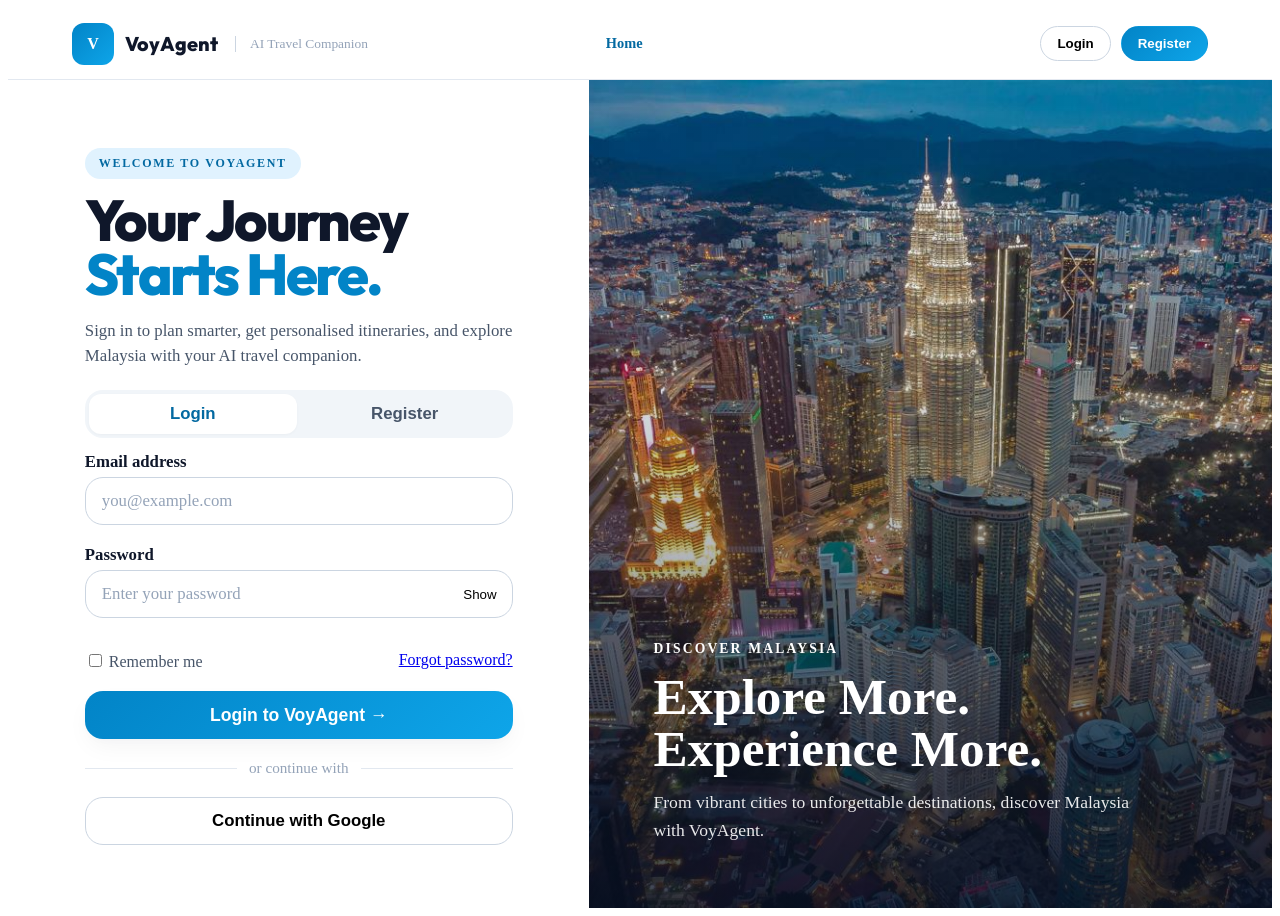
<file: landing.html>
<!DOCTYPE html>
<html lang="en" data-theme="light">
<head>
  <meta charset="UTF-8">
  <meta name="viewport" content="width=device-width, initial-scale=1.0">

  <title>VoyAgent · Login</title>

  <link rel="preconnect" href="https://fonts.googleapis.com">
  <link rel="preconnect" href="https://fonts.gstatic.com" crossorigin>
  <link href="https://fonts.googleapis.com/css2?family=Outfit:wght@500;600;700;800&family=Plus+Jakarta+Sans:wght@400;500;600;700;800&display=swap" rel="stylesheet">

  <link rel="stylesheet" href="css/tokens.css">
  <link rel="stylesheet" href="css/public.css">
  <link rel="stylesheet" href="css/auth.css">
</head>

<body class="public-page">

  <div class="public-shell">

    <header class="public-header">
      <a class="brand-link" href="landing.html">
        <div class="brand-logo">V</div>
        <span class="brand-name">VoyAgent</span>
        <span class="brand-sub">AI Travel Companion</span>
      </a>

      <nav class="public-nav">
        <a class="active" href="landing.html">Home</a>
      </nav>

      <div class="header-user">
        <button class="pill-button" type="button" data-switch="login">
          Login
      </button>

        <button class="pill-button primary" type="button" data-switch="register">
          Register
        </button>
      </div>
    </header>


    <main class="split-page">

      <!-- LOGIN SIDE -->
      <section class="auth-side">

        <div class="auth-card">

          <div class="eyebrow">
            Welcome to VoyAgent
          </div>

          <h1>
            Your Journey<br>
            <span>Starts Here.</span>
          </h1>

          <p class="lead">
            Sign in to plan smarter, get personalised itineraries,
            and explore Malaysia with your AI travel companion.
          </p>


          <!-- TABS -->
          <div class="auth-tabs">

            <button
              class="auth-tab active"
              type="button"
              data-tab="login">
              Login
            </button>

            <button
              class="auth-tab"
              type="button"
              data-tab="register">
              Register
            </button>

          </div>


          <!-- LOGIN FORM -->
          <form
            id="login-panel"
            class="auth-panel active"
            data-panel="login">

            <div class="field">
              <label for="login-email">Email address</label>

              <input
                id="login-email"
                class="control"
                type="email"
                placeholder="you@example.com"
                required>
            </div>


            <div class="field">
              <label for="login-password">Password</label>

              <div class="password-wrap">

                <input
                  id="login-password"
                  class="control"
                  type="password"
                  placeholder="Enter your password"
                  required>

                <button
                  class="eye-button"
                  type="button"
                  data-toggle-password="login-password">
                  Show
                </button>

              </div>

              <p
                id="login-password-error"
                class="field-error">
              </p>
            </div>


            <div class="auth-row">

              <label>
                <input type="checkbox">
                Remember me
              </label>

              <a href="#" onclick="return false;">
                Forgot password?
              </a>

            </div>


            <button
              class="main-action"
              type="submit">
              Login to VoyAgent →
            </button>


            <div class="divider">
              or continue with
            </div>


            <button
              class="secondary-action"
              id="google-login"
              type="button">
              Continue with Google
          </button>

          </form>


          <!-- REGISTER FORM -->
          <form
            id="register-panel"
            class="auth-panel"
            data-panel="register">

            <div class="field">
              <label for="register-name">Full name</label>

              <input
                id="register-name"
                class="control"
                type="text"
                placeholder="Your name"
                required>
            </div>


            <div class="field">
              <label for="register-email">Email address</label>

              <input
                id="register-email"
                class="control"
                type="email"
                placeholder="you@example.com"
                required>
            </div>


            <div class="field">
              <label for="register-password">Create password</label>

              <div class="password-wrap">

                <input
                  id="register-password"
                  class="control"
                  type="password"
                  placeholder="Create a password"
                  required>

                <button
                  class="eye-button"
                  type="button"
                  data-toggle-password="register-password">
                  Show
                </button>

              </div>
            </div>


            <!-- CONFIRM PASSWORD -->
            <div class="field">
              <label for="register-confirm-password">Confirm password</label>

              <div class="password-wrap">

                <input
                  id="register-confirm-password"
                  class="control"
                  type="password"
                  placeholder="Re-enter your password"
                  required>

                <button
                  class="eye-button"
                  type="button"
                  data-toggle-password="register-confirm-password">
                  Show
                </button>

              </div>
            
              <p
                id="password-error"
                class="field-error">
              </p>
            </div>


            <button
              class="main-action"
              type="submit">
              Create Account →
            </button>


            <div class="divider">
              or
            </div>


            <button
              class="secondary-action"
              id="google-register"
              type="button">
              Continue with Google
            </button>

          </form>

        </div>
      </section>


      <section class="malaysia-side malaysia-photo-side">
          <img
            src="assets/kuala-lumpur.png"
            alt="Aerial view of Kuala Lumpur"
            class="malaysia-hero-photo"
          >

          <div class="malaysia-photo-overlay">
            <div class="photo-content">
              <span class="photo-eyebrow">DISCOVER MALAYSIA</span>

              <h2>Explore More.<br>Experience More.</h2>

              <p>
                From vibrant cities to unforgettable destinations,
                discover Malaysia with VoyAgent.
              </p>
            </div>
          </div>
        </section>

    </main>

        <!-- PASSWORD ERROR POPUP -->
    <div id="password-modal" class="password-modal">

      <div class="password-modal-backdrop"></div>

      <div class="password-modal-box">

        <div class="password-modal-icon">!</div>

        <h2>Passwords do not match</h2>

        <p>
          Please make sure your Create password and
          Confirm password are the same.
        </p>

        <button
          id="password-modal-ok"
          type="button">
          OK
        </button>

      </div>

    </div>


    <!-- ADD SUCCESS POPUP HERE -->
    <div id="success-modal" class="success-modal">

      <div class="success-modal-backdrop"></div>

      <div class="success-modal-box">

        <div class="success-modal-icon">✓</div>

        <h2>Account created successfully!</h2>

        <p>
          Welcome to VoyAgent. Your account is ready.
        </p>

        <button
          id="success-modal-continue"
          type="button">
          Start Planning →
        </button>

      </div>

    </div>

    <!-- ACCOUNT NOT FOUND POPUP -->
    <div id="account-modal" class="account-modal">

      <div class="account-modal-backdrop"></div>

      <div class="account-modal-box">

        <div class="account-modal-icon">!</div>

        <h2>Account not found</h2>

        <p>
          You don't have an account yet.
          Please create one to continue.
        </p>

        <button
          id="account-modal-register"
          type="button">
          Create Account →
        </button>

      </div>

    </div>

    <!-- INCORRECT PASSWORD POPUP -->
    <div id="login-password-modal" class="login-password-modal">

      <div class="login-password-modal-backdrop"></div>

      <div class="login-password-modal-box">

        <div class="login-password-modal-icon">!</div>

        <h2>Incorrect password</h2>

        <p>
          The password you entered is incorrect.
          Please try again.
        </p>

        <button
          id="login-password-modal-try"
          type="button">
          Try Again
        </button>

      </div>

    </div>


    <!-- LOGIN SUCCESS POPUP -->
    <div id="login-success-modal" class="login-success-modal">

      <div class="login-success-modal-backdrop"></div>

      <div class="login-success-modal-box">

        <div class="login-success-modal-icon">✓</div>

        <h2>Login successful!</h2>

        <p>
          Welcome back to VoyAgent.
          You're ready to continue planning your journey.
        </p>

        <button
          id="login-success-continue"
          type="button">
          Proceed to Planner →
        </button>

      </div>

    </div>

      </div>

  <script src="js/auth.js"></script>

</body>
</html>
</file>
<file: css/tokens.css>
/* ==========================================================================
   VoyAgent Design Tokens
   FIT3161 - Personal AI Travel Companion
   ========================================================================== */

:root {
  /* Brand Palette - Warm Adventure & Sky Navigation */
  --primary-50: #F0F9FF;
  --primary-100: #E0F2FE;
  --primary-200: #BAE6FD;
  --primary-300: #7DD3FC;
  --primary-400: #38BDF8;
  --primary-500: #0EA5E9;
  --primary-600: #0284C7;
  --primary-700: #0369A1;

  --accent-50: #FFFBEB;
  --accent-100: #FEF3C7;
  --accent-200: #FDE68A;
  --accent-300: #FCD34D;
  --accent-400: #FBBF24;
  --accent-500: #F59E0B; /* Warm Golden Amber */
  --accent-600: #D97706;
  --accent-700: #B45309;

  --success-500: #10B981;
  --success-bg: #ECFDF5;
  --warning-500: #F59E0B;
  --warning-bg: #FFFBEB;
  --danger-500: #EF4444;
  --danger-bg: #FEF2F2;
  --info-500: #3B82F6;
  --info-bg: #EFF6FF;

  /* Neutrals - Default Light Mode */
  --bg-app: #F8FAFC;
  --bg-surface: #FFFFFF;
  --bg-surface-alt: #F1F5F9;
  --bg-surface-elevated: #FFFFFF;
  --bg-glass: rgba(255, 255, 255, 0.85);
  --bg-sidebar: #FFFFFF;

  --text-primary: #0F172A;
  --text-secondary: #475569;
  --text-muted: #94A3B8;
  --text-inverse: #FFFFFF;

  --border-subtle: #E2E8F0;
  --border-medium: #CBD5E1;
  --border-focus: #0284C7;

  /* Typography */
  --font-sans: 'Plus Jakarta Sans', system-ui, -apple-system, BlinkMacSystemFont, 'Segoe UI', Roboto, sans-serif;
  --font-heading: 'Outfit', var(--font-sans);
  --font-mono: 'JetBrains Mono', 'SF Mono', Consolas, Menlo, monospace;

  /* Spacing Scale - Generous breathing room */
  --space-1: 0.25rem;  /* 4px */
  --space-2: 0.5rem;   /* 8px */
  --space-3: 0.75rem;  /* 12px */
  --space-4: 1.125rem; /* 18px */
  --space-5: 1.5rem;   /* 24px */
  --space-6: 2rem;     /* 32px */
  --space-8: 2.75rem;  /* 44px */
  --space-10: 3.5rem;  /* 56px */
  --space-12: 4.5rem;  /* 72px */

  /* Border Radii */
  --radius-sm: 8px;
  --radius-md: 12px;
  --radius-lg: 18px;
  --radius-xl: 24px;
  --radius-full: 9999px;

  /* Elevation & Shadows - Softer & Airy */
  --shadow-xs: 0 1px 3px rgba(0, 0, 0, 0.03);
  --shadow-sm: 0 2px 8px -2px rgba(15, 23, 42, 0.04), 0 1px 3px -1px rgba(15, 23, 42, 0.02);
  --shadow-md: 0 10px 25px -4px rgba(15, 23, 42, 0.05), 0 3px 10px -2px rgba(15, 23, 42, 0.02);
  --shadow-lg: 0 20px 35px -6px rgba(15, 23, 42, 0.07), 0 6px 16px -3px rgba(15, 23, 42, 0.03);
  --shadow-glow: 0 0 24px rgba(14, 165, 233, 0.18);
  --shadow-amber-glow: 0 0 24px rgba(245, 158, 11, 0.2);

  /* Animation & Transitions */
  --transition-fast: 180ms cubic-bezier(0.4, 0, 0.2, 1);
  --transition-normal: 280ms cubic-bezier(0.4, 0, 0.2, 1);
  --transition-bounce: 350ms cubic-bezier(0.34, 1.56, 0.64, 1);

  /* Layout dimensions */
  --sidebar-width: 290px;
  --workspace-width: 480px;
  --header-height: 68px;
}

/* Dark Theme Overrides */
[data-theme="dark"] {
  --bg-app: #0B0F19;
  --bg-surface: #111827;
  --bg-surface-alt: #1E293B;
  --bg-surface-elevated: #1F293D;
  --bg-glass: rgba(17, 24, 39, 0.88);
  --bg-sidebar: #0F172A;

  --text-primary: #F8FAFC;
  --text-secondary: #CBD5E1;
  --text-muted: #64748B;
  --text-inverse: #0F172A;

  --border-subtle: #1E293B;
  --border-medium: #334155;
  --border-focus: #38BDF8;

  --shadow-xs: 0 1px 2px 0 rgba(0, 0, 0, 0.3);
  --shadow-sm: 0 2px 8px -1px rgba(0, 0, 0, 0.4);
  --shadow-md: 0 8px 24px -2px rgba(0, 0, 0, 0.5);
  --shadow-lg: 0 16px 36px -4px rgba(0, 0, 0, 0.6);
  --shadow-glow: 0 0 25px rgba(56, 189, 248, 0.25);
  --shadow-amber-glow: 0 0 25px rgba(245, 158, 11, 0.35);

  --success-bg: rgba(16, 185, 129, 0.15);
  --warning-bg: rgba(245, 158, 11, 0.15);
  --danger-bg: rgba(239, 68, 68, 0.15);
  --info-bg: rgba(59, 130, 246, 0.15);
}

/* ==========================================================================
   Icon System Utilities (Lucide-style Unified SVGs)
   ========================================================================== */
.svg-icon {
  display: inline-block;
  vertical-align: middle;
  flex-shrink: 0;
  stroke: currentColor;
  fill: none;
}

.icon-xs { width: 13px; height: 13px; }
.icon-sm { width: 16px; height: 16px; }
.icon-md { width: 19px; height: 19px; }
.icon-lg { width: 24px; height: 24px; }
.icon-xl { width: 32px; height: 32px; }

/* Country tag badge */
.country-badge {
  display: inline-block;
  font-family: var(--font-mono);
  font-size: 0.68rem;
  font-weight: 700;
  letter-spacing: 0.05em;
  padding: 1px 5px;
  border-radius: 4px;
  background: var(--bg-surface-alt);
  border: 1px solid var(--border-subtle);
  color: var(--primary-600);
  margin-right: 4px;
}

[data-theme="dark"] .country-badge {
  color: var(--primary-400);
}
</file>
<file: css/public.css>
/* ==========================================================================
   VoyAgent Landing + Authentication
   Reuses the existing tokens.css palette, typography, spacing and radii.
   ========================================================================== */

body.auth-page {
  min-height: 100vh;
  overflow-y: auto;
  background:
    radial-gradient(circle at 88% 8%, rgba(14, 165, 233, 0.12), transparent 36%),
    linear-gradient(180deg, #ffffff 0%, var(--primary-50) 100%);
}

.auth-shell {
  min-height: 100vh;
  display: flex;
  flex-direction: column;
}

.auth-navbar {
  height: 72px;
  background: rgba(255, 255, 255, 0.92);
  backdrop-filter: blur(14px);
  border-bottom: 1px solid var(--border-subtle);
  display: flex;
  align-items: center;
  justify-content: space-between;
  padding: 0 clamp(24px, 5vw, 76px);
  position: sticky;
  top: 0;
  z-index: 30;
}

.auth-brand {
  display: flex;
  align-items: center;
  gap: 12px;
  text-decoration: none;
  color: var(--text-primary);
}

.auth-brand-icon {
  width: 42px;
  height: 42px;
  border-radius: 12px;
  display: grid;
  place-items: center;
  color: #fff;
  font-weight: 800;
  font-family: var(--font-heading);
  font-size: 1.2rem;
  background: linear-gradient(135deg, var(--primary-600), var(--primary-500));
  box-shadow: var(--shadow-sm);
}

.auth-brand-title {
  font-family: var(--font-heading);
  font-size: 1.25rem;
  font-weight: 800;
  letter-spacing: -0.02em;
}

.auth-brand-subtitle {
  color: var(--text-muted);
  font-size: 0.86rem;
  padding-left: 12px;
  margin-left: 2px;
  border-left: 1px solid var(--border-medium);
}

.auth-nav-links {
  display: flex;
  align-items: center;
  gap: 28px;
}

.auth-nav-link {
  color: var(--text-secondary);
  font-weight: 600;
  text-decoration: none;
  font-size: 0.94rem;
  position: relative;
  padding: 24px 0;
}

.auth-nav-link:hover,
.auth-nav-link.active {
  color: var(--primary-700);
}

.auth-nav-link.active::after {
  content: "";
  position: absolute;
  left: 0;
  right: 0;
  bottom: 14px;
  height: 3px;
  border-radius: 999px;
  background: var(--primary-500);
}

.auth-nav-actions {
  display: flex;
  gap: 10px;
}

.auth-btn {
  border: 1px solid var(--border-medium);
  background: var(--bg-surface);
  color: var(--text-primary);
  border-radius: var(--radius-full);
  padding: 10px 18px;
  font-weight: 700;
  cursor: pointer;
  transition: all var(--transition-fast);
}

.auth-btn:hover {
  transform: translateY(-1px);
  border-color: var(--primary-300);
  box-shadow: var(--shadow-sm);
}

.auth-btn.primary {
  background: linear-gradient(135deg, var(--primary-600), var(--primary-500));
  border-color: transparent;
  color: white;
}

.auth-main {
  flex: 1;
  display: grid;
  grid-template-columns: minmax(420px, 0.95fr) minmax(520px, 1.05fr);
  min-height: calc(100vh - 72px);
}

.auth-form-side {
  padding: clamp(40px, 6vw, 88px);
  display: flex;
  align-items: center;
}

.auth-content {
  width: min(100%, 650px);
}

.auth-eyebrow {
  display: inline-flex;
  align-items: center;
  padding: 8px 14px;
  border-radius: var(--radius-full);
  background: var(--primary-100);
  color: var(--primary-700);
  font-size: 0.76rem;
  font-weight: 800;
  letter-spacing: 0.15em;
  text-transform: uppercase;
  margin-bottom: 20px;
}

.auth-title {
  font-family: var(--font-heading);
  font-size: clamp(2.6rem, 5vw, 4.8rem);
  line-height: 0.98;
  letter-spacing: -0.05em;
  color: var(--text-primary);
  margin-bottom: 20px;
}

.auth-title span {
  color: var(--primary-600);
}

.auth-subtitle {
  color: var(--text-secondary);
  font-size: 1rem;
  line-height: 1.7;
  max-width: 560px;
  margin-bottom: 34px;
}

.trip-form {
  display: flex;
  flex-direction: column;
  gap: 18px;
}

.form-label {
  font-size: 0.86rem;
  font-weight: 700;
  color: var(--text-primary);
  display: flex;
  align-items: center;
  gap: 8px;
  margin-bottom: 8px;
}

.form-control {
  width: 100%;
  border: 1px solid var(--border-medium);
  border-radius: var(--radius-lg);
  background: var(--bg-surface);
  min-height: 56px;
  padding: 0 16px;
  font-size: 0.95rem;
  outline: none;
  transition: all var(--transition-fast);
}

.form-control:focus {
  border-color: var(--primary-400);
  box-shadow: var(--shadow-glow);
}

.form-control::placeholder {
  color: var(--text-muted);
}

.form-row {
  display: grid;
  grid-template-columns: 1fr 1fr;
  gap: 16px;
}

.plan-btn {
  min-height: 58px;
  border: none;
  border-radius: var(--radius-lg);
  background: linear-gradient(135deg, var(--primary-600), var(--primary-500));
  color: white;
  font-weight: 800;
  font-size: 1rem;
  display: flex;
  align-items: center;
  justify-content: center;
  gap: 10px;
  cursor: pointer;
  box-shadow: var(--shadow-md);
  transition: all var(--transition-fast);
}

.plan-btn:hover {
  transform: translateY(-2px);
  box-shadow: var(--shadow-glow);
}

.auth-divider {
  display: flex;
  align-items: center;
  gap: 12px;
  color: var(--text-muted);
  font-size: 0.82rem;
  margin: 2px 0;
}

.auth-divider::before,
.auth-divider::after {
  content: "";
  flex: 1;
  height: 1px;
  background: var(--border-subtle);
}

.google-btn {
  min-height: 54px;
  border-radius: var(--radius-lg);
  border: 1px solid var(--border-medium);
  background: var(--bg-surface);
  font-weight: 700;
  color: var(--text-primary);
  cursor: pointer;
}

.auth-visual {
  position: relative;
  overflow: hidden;
  background:
    linear-gradient(90deg, var(--primary-50) 0%, rgba(224, 242, 254, 0.52) 8%, rgba(224,242,254,0.05) 25%),
    linear-gradient(160deg, #dff4ff 0%, #7dd3fc 38%, #38bdf8 100%);
  display: flex;
  align-items: center;
  justify-content: center;
  min-height: 680px;
}

.world-graphic {
  position: relative;
  width: 88%;
  height: 78%;
  min-height: 520px;
}

.world-map-blob {
  position: absolute;
  inset: 10% 3% 12% 2%;
  border-radius: 46% 54% 48% 52% / 45% 43% 57% 55%;
  background:
    radial-gradient(circle at 26% 39%, #86efac 0 7%, transparent 7.5%),
    radial-gradient(circle at 42% 26%, #86efac 0 11%, transparent 11.5%),
    radial-gradient(circle at 58% 34%, #86efac 0 10%, transparent 10.5%),
    radial-gradient(circle at 70% 52%, #86efac 0 13%, transparent 13.5%),
    radial-gradient(circle at 45% 63%, #86efac 0 8%, transparent 8.5%),
    linear-gradient(135deg, rgba(14,165,233,.92), rgba(2,132,199,.9));
  opacity: 0.96;
  box-shadow: inset 0 0 80px rgba(255,255,255,.12), var(--shadow-lg);
}

.flight-path {
  position: absolute;
  left: 24%;
  top: 41%;
  width: 46%;
  border-top: 4px dashed rgba(255,255,255,.9);
  transform: rotate(-11deg);
  transform-origin: left center;
}

.plane {
  position: absolute;
  left: 48%;
  top: 33%;
  font-size: 4rem;
  filter: drop-shadow(0 8px 12px rgba(15,23,42,.2));
  transform: rotate(12deg);
}

.map-pin {
  position: absolute;
  width: 24px;
  height: 24px;
  border-radius: 50% 50% 50% 0;
  background: var(--accent-500);
  transform: rotate(-45deg);
  box-shadow: 0 4px 10px rgba(0,0,0,.18);
  border: 3px solid white;
}

.pin-one { left: 24%; top: 39%; }
.pin-two { right: 28%; top: 30%; }

.visual-card {
  position: absolute;
  width: 150px;
  background: rgba(255,255,255,.94);
  border: 1px solid rgba(255,255,255,.8);
  border-radius: 18px;
  padding: 10px;
  box-shadow: var(--shadow-lg);
}

.visual-card img {
  width: 100%;
  aspect-ratio: 4 / 3;
  object-fit: cover;
  border-radius: 12px;
  background: var(--primary-100);
}

.visual-card .caption {
  padding: 8px 4px 3px;
  font-family: var(--font-heading);
  font-weight: 700;
  color: var(--text-primary);
}

.card-paris { right: 4%; top: 12%; transform: rotate(7deg); }
.card-newyork { left: 6%; bottom: 18%; transform: rotate(-8deg); }
.card-bali { right: 8%; bottom: 10%; transform: rotate(8deg); }

.visual-note {
  position: absolute;
  right: 10%;
  top: 4%;
  color: white;
  font-family: var(--font-heading);
  font-size: 1.6rem;
  font-weight: 700;
  transform: rotate(-4deg);
  text-shadow: 0 2px 10px rgba(2,132,199,.3);
}

.visual-quote {
  position: absolute;
  left: 21%;
  bottom: 3%;
  right: 10%;
  padding: 18px 22px;
  border-radius: var(--radius-xl);
  background: rgba(255,255,255,.76);
  backdrop-filter: blur(12px);
  border: 1px solid rgba(255,255,255,.75);
  color: var(--primary-700);
  box-shadow: var(--shadow-md);
  text-align: center;
  font-weight: 700;
}

.auth-modal-backdrop {
  position: fixed;
  inset: 0;
  z-index: 100;
  background: rgba(15, 23, 42, 0.54);
  backdrop-filter: blur(8px);
  display: none;
  align-items: center;
  justify-content: center;
  padding: 24px;
}

.auth-modal-backdrop.open {
  display: flex;
}

.auth-modal {
  width: min(100%, 460px);
  background: var(--bg-surface);
  border: 1px solid var(--border-subtle);
  border-radius: 26px;
  padding: 30px;
  box-shadow: var(--shadow-lg);
  position: relative;
}

.auth-modal-close {
  position: absolute;
  top: 16px;
  right: 16px;
  width: 36px;
  height: 36px;
  border-radius: 50%;
  border: 1px solid var(--border-subtle);
  background: var(--bg-surface-alt);
  cursor: pointer;
}

.auth-modal h2 {
  font-family: var(--font-heading);
  font-size: 1.8rem;
  margin-bottom: 8px;
}

.auth-modal p {
  color: var(--text-secondary);
  font-size: 0.9rem;
  margin-bottom: 22px;
}

.auth-tabs {
  display: grid;
  grid-template-columns: 1fr 1fr;
  background: var(--bg-surface-alt);
  padding: 4px;
  border-radius: var(--radius-lg);
  margin-bottom: 20px;
}

.auth-tab {
  border: none;
  background: transparent;
  border-radius: var(--radius-md);
  padding: 10px;
  font-weight: 700;
  color: var(--text-secondary);
  cursor: pointer;
}

.auth-tab.active {
  background: var(--bg-surface);
  color: var(--primary-700);
  box-shadow: var(--shadow-xs);
}

.auth-panel {
  display: none;
  flex-direction: column;
  gap: 14px;
}

.auth-panel.active {
  display: flex;
}

.auth-submit {
  border: none;
  border-radius: var(--radius-lg);
  min-height: 52px;
  background: linear-gradient(135deg, var(--primary-600), var(--primary-500));
  color: white;
  font-weight: 800;
  cursor: pointer;
}

.auth-helper {
  text-align: center;
  color: var(--text-muted);
  font-size: 0.8rem;
}

@media (max-width: 1050px) {
  .auth-main {
    grid-template-columns: 1fr;
  }
  .auth-visual {
    min-height: 520px;
  }
  .auth-nav-links {
    display: none;
  }
}

@media (max-width: 640px) {
  .auth-navbar {
    padding: 0 16px;
  }
  .auth-brand-subtitle {
    display: none;
  }
  .auth-form-side {
    padding: 32px 20px;
  }
  .form-row {
    grid-template-columns: 1fr;
  }
  .auth-title {
    font-size: 2.6rem;
  }
  .auth-btn.primary {
    display: none;
  }
}


/* --- Additional Malaysia login/planner flow styles --- */
.public-page { min-height:100vh; overflow-y:auto; }
.public-header {
  height:72px; display:flex; align-items:center; justify-content:space-between;
  padding:0 clamp(22px,5vw,76px); border-bottom:1px solid var(--border-subtle);
  background:rgba(255,255,255,.94); backdrop-filter:blur(14px);
}
.brand-link { display:flex; align-items:center; gap:11px; color:var(--text-primary); text-decoration:none; }
.brand-logo { width:42px; height:42px; display:grid; place-items:center; border-radius:var(--radius-md); color:#fff; font-weight:800; background:linear-gradient(135deg,var(--primary-600),var(--primary-500)); }
.brand-name { font-family:var(--font-heading); font-size:1.24rem; font-weight:800; }
.brand-sub { margin-left:6px; padding-left:14px; border-left:1px solid var(--border-medium); color:var(--text-muted); font-size:.84rem; }
.public-nav { display:flex; gap:28px; }
.public-nav a { text-decoration:none; color:var(--text-secondary); font-weight:700; font-size:.9rem; }
.public-nav a.active,.public-nav a:hover { color:var(--primary-700); }
.header-user { display:flex; align-items:center; gap:10px; }
.pill-button { border:1px solid var(--border-medium); background:var(--bg-surface); border-radius:var(--radius-full); padding:9px 16px; font-weight:700; cursor:pointer; }
.pill-button.primary { color:#fff; border-color:transparent; background:linear-gradient(135deg,var(--primary-600),var(--primary-500)); }

.split-page,.planner-page { min-height:calc(100vh - 72px); display:grid; grid-template-columns:minmax(420px,.92fr) minmax(520px,1.08fr); }
.auth-side,.planner-form-side { padding:clamp(42px,6vw,88px); display:flex; align-items:center; justify-content:center; }
.auth-card,.planner-box { width:min(100%,650px); }
.eyebrow { display:inline-flex; padding:8px 14px; border-radius:var(--radius-full); background:var(--primary-100); color:var(--primary-700); font-size:.75rem; font-weight:800; letter-spacing:.14em; text-transform:uppercase; margin-bottom:22px; }
.auth-card h1,.planner-title { font-family:var(--font-heading); font-weight:800; letter-spacing:-.045em; color:var(--text-primary); }
.auth-card h1 { font-size:clamp(2.8rem,5vw,4.9rem); line-height:.99; margin:0 0 18px; }
.auth-card h1 span,.planner-title span { color:var(--primary-600); }
.lead { color:var(--text-secondary); font-size:1rem; line-height:1.7; margin:0 0 28px; }

.auth-tabs { display:grid; grid-template-columns:1fr 1fr; gap:4px; padding:4px; background:var(--bg-surface-alt); border-radius:var(--radius-xl); margin-bottom:20px; }
.auth-tab { border:none; padding:12px; border-radius:var(--radius-lg); background:transparent; color:var(--text-secondary); font-weight:800; cursor:pointer; }
.auth-tab.active { background:var(--bg-surface); color:var(--primary-700); box-shadow:var(--shadow-xs); }
.auth-panel { display:none; flex-direction:column; gap:14px; }
.auth-panel.active { display:flex; }
.field { display:flex; flex-direction:column; gap:8px; }
.field label { font-size:.84rem; font-weight:700; color:var(--text-primary); }
.control { min-height:54px; width:100%; padding:0 16px; border:1px solid var(--border-medium); border-radius:var(--radius-lg); background:var(--bg-surface); color:var(--text-primary); font:inherit; outline:none; }
.control:focus { border-color:var(--primary-400); box-shadow:var(--shadow-glow); }
.control::placeholder { color:var(--text-muted); }
.password-wrap { position:relative; }
.password-wrap .control { padding-right:48px; }
.eye-button { position:absolute; right:10px; top:50%; transform:translateY(-50%); border:none; background:transparent; cursor:pointer; }
.auth-row { display:flex; justify-content:space-between; gap:12px; font-size:.84rem; color:var(--text-secondary); }
.main-action { min-height:56px; border:none; border-radius:var(--radius-lg); color:#fff; background:linear-gradient(135deg,var(--primary-600),var(--primary-500)); font-weight:800; font-size:.98rem; cursor:pointer; box-shadow:var(--shadow-md); }
.secondary-action { min-height:52px; border:1px solid var(--border-medium); border-radius:var(--radius-lg); background:var(--bg-surface); font-weight:700; cursor:pointer; }
.divider { display:flex; align-items:center; gap:12px; color:var(--text-muted); font-size:.8rem; }
.divider::before,.divider::after { content:""; flex:1; height:1px; background:var(--border-subtle); }
.small-note { text-align:center; color:var(--text-muted); font-size:.78rem; }

.malaysia-side,.planner-visual { position:relative; overflow:hidden; min-height:680px; background:linear-gradient(160deg,#e7f7ff 0%,#9edfff 46%,#66c8f2 100%); display:flex; align-items:center; justify-content:center; }
.malaysia-board { position:relative; width:90%; height:82%; min-height:560px; }
.malaysia-copy { position:absolute; left:50%; transform:translateX(-50%); top:3%; width:80%; text-align:center; z-index:4; }
.malaysia-copy .script { font-family:var(--font-heading); color:var(--primary-500); font-size:2rem; font-weight:700; }
.malaysia-copy h2 { margin:0; font-family:var(--font-heading); color:#075985; font-size:clamp(2.6rem,5vw,4.6rem); letter-spacing:-.04em; }
.malaysia-copy p { color:var(--text-secondary); max-width:540px; margin:8px auto 0; line-height:1.6; }

.peninsula,.borneo { position:absolute; background:linear-gradient(145deg,#b7f08f,#69d791); border:7px solid rgba(255,255,255,.72); box-shadow:0 24px 50px rgba(2,132,199,.16); }
.peninsula { left:15%; top:34%; width:230px; height:360px; clip-path:polygon(45% 0,68% 7%,78% 24%,72% 42%,86% 59%,75% 76%,60% 100%,38% 91%,31% 69%,16% 53%,24% 31%,8% 15%,24% 8%); }
.borneo { right:9%; top:47%; width:330px; height:220px; clip-path:polygon(8% 39%,22% 13%,45% 4%,65% 13%,84% 7%,97% 28%,90% 52%,75% 69%,58% 83%,34% 95%,17% 80%,4% 61%); }
.destination { position:absolute; z-index:5; padding:7px 12px; border-radius:var(--radius-full); background:rgba(255,255,255,.9); color:var(--primary-700); box-shadow:var(--shadow-sm); font-size:.78rem; font-weight:800; }
.destination::before { content:"📍 "; }
.d-lang { left:14%; top:38%; }.d-penang { left:18%; top:49%; }.d-kl { left:24%; top:62%; }.d-melaka { left:27%; top:75%; }.d-kk { right:12%; top:51%; }.d-kuching { right:22%; top:72%; }
.malaysia-badgebar { position:absolute; left:7%; right:7%; bottom:2%; display:grid; grid-template-columns:repeat(4,1fr); background:rgba(255,255,255,.78); border-radius:var(--radius-xl); box-shadow:var(--shadow-md); overflow:hidden; }
.malaysia-badgebar div { padding:16px 12px; text-align:center; color:var(--text-secondary); font-size:.78rem; font-weight:700; }

.planner-title { font-size:clamp(2.6rem,5vw,4.8rem); line-height:.98; margin:0 0 18px; }
.form-grid { display:grid; grid-template-columns:1fr 1fr; gap:16px; }
.full { grid-column:1/-1; }
.travel-orbit { position:relative; width:84%; height:74%; min-height:500px; }
.travel-orbit::before { content:""; position:absolute; inset:13% 5%; border-radius:50%; background:linear-gradient(145deg,#0ea5e9,#0284c7); opacity:.9; box-shadow:var(--shadow-lg); }
.travel-orbit::after { content:""; position:absolute; left:18%; right:18%; top:48%; border-top:4px dashed rgba(255,255,255,.9); transform:rotate(-10deg); }
.orbit-plane { position:absolute; left:48%; top:37%; font-size:4.2rem; z-index:4; transform:rotate(10deg); }
.orbit-card { position:absolute; z-index:5; width:145px; padding:12px; border-radius:18px; background:rgba(255,255,255,.9); box-shadow:var(--shadow-lg); font-weight:700; }
.orbit-card.one { top:18%; right:7%; transform:rotate(6deg); }.orbit-card.two { bottom:17%; left:4%; transform:rotate(-7deg); }.orbit-card.three { bottom:9%; right:9%; transform:rotate(7deg); }

@media(max-width:1050px){ .split-page,.planner-page{grid-template-columns:1fr;} .public-nav{display:none;} }
@media(max-width:680px){ .public-header{padding:0 16px;} .brand-sub{display:none;} .auth-side,.planner-form-side{padding:30px 20px;} .form-grid{grid-template-columns:1fr;} .full{grid-column:auto;} }


/* Final planner layout fixes */
.planner-box {
  width: min(100%,50px);
}

.form-grid {
  width: 100%;
  align-items: end;
}

.form-grid > .field,
.form-grid > .main-action {
  min-width: 0;
}

.form-grid .control {
  width: 100%;
}

.form-grid .main-action.full {
  grid-column: 1 / -1;
  width: 100%;
  margin-top: 4px;
}

.planner-form-side {
  align-items: center;
}

@media (max-width: 680px) {
  .form-grid .main-action.full {
    grid-column: 1;
  }
}


/* =====================================================================
   FINAL PLANNER POLISH
   ===================================================================== */

.planner-page {
  min-height: calc(100vh - 72px);
  background: var(--bg-app);
}

.planner-form-side {
  padding: 48px clamp(30px, 5vw, 72px);
  align-items: flex-start;
}

.planner-box {
  width: min(100%, 720px);
  margin: 0 auto;
}

.planner-heading {
  margin-bottom: 26px;
}

.planner-heading .eyebrow {
  margin-bottom: 16px;
}

.planner-title {
  font-size: clamp(3rem, 5.1vw, 4.75rem);
  line-height: .98;
  margin-bottom: 18px;
}

.planner-heading .lead {
  max-width: 610px;
  margin-bottom: 0;
}

.planner-card {
  width: 100%;
  padding: 28px;
  background: rgba(255,255,255,.92);
  border: 1px solid var(--border-subtle);
  border-radius: 26px;
  box-shadow: 0 18px 48px rgba(15,23,42,.07);
}

.form-grid {
  display: grid;
  grid-template-columns: minmax(0,1fr) minmax(0,1fr);
  gap: 20px 18px;
  width: 100%;
  align-items: start;
}

.form-grid .field {
  width: 100%;
  min-width: 0;
  gap: 9px;
}

.form-grid .field.full {
  grid-column: 1 / -1;
}

.form-grid .field label {
  font-size: .82rem;
  letter-spacing: .01em;
}

.form-grid .control {
  width: 100%;
  min-width: 0;
  height: 56px;
  min-height: 56px;
  padding: 0 16px;
  border-radius: 15px;
  background: #fff;
}

.budget-control {
  position: relative;
}

.budget-control .budget-prefix {
  position: absolute;
  left: 16px;
  top: 50%;
  transform: translateY(-50%);
  color: var(--primary-700);
  font-weight: 800;
  font-size: .88rem;
  z-index: 2;
}

.budget-control .control {
  padding-left: 48px;
}

.planner-submit {
  grid-column: 1 / -1 !important;
  width: 100%;
  height: 58px;
  margin-top: 4px;
  display: flex;
  align-items: center;
  justify-content: center;
  gap: 14px;
  border-radius: 16px;
}

.planner-visual {
  min-height: calc(100vh - 72px);
}

@media (max-width: 1050px) {
  .planner-form-side {
    padding: 38px 26px 48px;
  }

  .planner-visual {
    min-height: 500px;
  }
}

@media (max-width: 680px) {
  .planner-card {
    padding: 20px;
    border-radius: 20px;
  }

  .form-grid {
    grid-template-columns: 1fr;
    gap: 17px;
  }

  .form-grid .field.full,
  .planner-submit {
    grid-column: 1 !important;
  }

  .planner-title {
    font-size: 2.8rem;
  }
}

/* =====================================================================
   FINAL FORM OVERLAP FIX
   ===================================================================== */

/* Keep padding and borders inside the declared width of every control. */
*, *::before, *::after {
  box-sizing: border-box;
}

.planner-card,
.form-grid,
.form-grid .field,
.form-grid .control,
.budget-control {
  min-width: 0;
  max-width: 100%;
}

.budget-control {
  width: 100%;
}

.form-grid .control {
  display: block;
  width: 100%;
  max-width: 100%;
}

/* Make the two columns leave a little more breathing room. */
.form-grid {
  column-gap: 22px;
  row-gap: 20px;
}

/* Prevent native select/date controls from pushing outside their grid cells. */
.form-grid select.control,
.form-grid input.control {
  min-width: 0;
}

@media (max-width: 760px) {
  .form-grid {
    grid-template-columns: 1fr;
  }

  .form-grid .field.full,
  .planner-submit {
    grid-column: 1 !important;
  }
}


/* =====================================================================
   Malaysia Map Visual - accurate image version
   ===================================================================== */

.malaysia-side {
  position: relative;
  overflow: hidden;
  min-height: calc(100vh - 72px);
  background:
    linear-gradient(160deg, #e7f7ff 0%, #9edfff 46%, #66c8f2 100%);
  display: flex;
  align-items: center;
  justify-content: center;
  padding: 24px;
}

.malaysia-image-wrap {
  width: 100%;
  height: 100%;
  min-height: 620px;
  display: flex;
  align-items: center;
  justify-content: center;
}

.malaysia-map-image {
  width: 100%;
  max-width: 980px;
  height: auto;
  display: block;
  object-fit: contain;
  border-radius: 28px;
  box-shadow: 0 22px 55px rgba(2, 132, 199, 0.12);
}

/* Hide the old CSS-generated map pieces if any remain in markup */
.malaysia-board,
.peninsula,
.borneo,
.destination,
.malaysia-badgebar,
.malaysia-copy {
  display: none !important;
}

@media (max-width: 1050px) {
  .malaysia-side {
    min-height: 560px;
  }

  .malaysia-image-wrap {
    min-height: 500px;
  }

  .malaysia-map-image {
    max-width: 880px;
  }
}

@media (max-width: 680px) {
  .malaysia-side {
    padding: 14px;
  }

  .malaysia-image-wrap {
    min-height: 380px;
  }

  .malaysia-map-image {
    border-radius: 20px;
  }
}

/* =====================================================================
   COMPACT PLANNER FORM
   ===================================================================== */

.planner-card {
  width: 100%;
  padding: 20px 22px;
  border-radius: 20px;
}

.form-grid {
  display: grid;
  grid-template-columns: minmax(0, 1fr) minmax(0, 1fr);
  column-gap: 18px;
  row-gap: 14px;
  align-items: start;
}

.form-grid .field {
  gap: 6px;
}

.form-grid .field label {
  font-size: 0.82rem;
  font-weight: 700;
  margin: 0;
}

/* Same height for every box */
.form-grid .control {
  width: 100%;
  height: 48px;
  min-height: 48px;
  padding: 0 14px;
  border-radius: 13px;
  line-height: normal;
}

/* Dropdowns */
.form-grid select.control {
  padding-right: 38px;
  cursor: pointer;
}

/* Dates */
.form-grid input[type="date"] {
  padding-right: 14px;
}

.form-grid input[type="date"]::-webkit-calendar-picker-indicator {
  width: 17px;
  height: 17px;
  margin: 0;
  cursor: pointer;
}

/* Budget */
.budget-control {
  position: relative;
  width: 100%;
}

.budget-control .budget-prefix {
  left: 14px;
  top: 50%;
  transform: translateY(-50%);
  line-height: 1;
}

.budget-control .control {
  padding-left: 46px;
}

/* Smaller button */
.planner-submit {
  width: 100%;
  height: 50px;
  min-height: 50px;
  margin-top: 2px;
  border-radius: 13px;
  gap: 12px;
}

/* Mobile */
@media (max-width: 680px) {
  .form-grid {
    grid-template-columns: 1fr;
  }

  .form-grid .field.full,
  .planner-submit {
    grid-column: 1 !important;
  }

  .planner-card {
    padding: 18px;
  }
}



/* =====================================================================
   FINAL PLANNER SIZE + ALIGNMENT
   ===================================================================== */

/* Make the whole left content narrower */
.planner-box {
  width: min(100%, 610px);
}

/* Reduce heading space */
.planner-heading {
  margin-bottom: 20px;
}

/* Smaller white card */
.planner-card {
  width: 100%;
  padding: 18px 20px;
  border-radius: 18px;
}

/* Tighter form */
.form-grid {
  column-gap: 16px;
  row-gap: 25px;
}

/* Labels closer to boxes */
.form-grid .field {
  gap: 5px;
}

/* All controls EXACT same height */
.form-grid .control {
  height: 46px;
  min-height: 46px;
  padding-top: 0;
  padding-bottom: 0;
  font-size: 0.9rem;
  border-radius: 12px;
}

/* Make select text + arrow sit properly */
.form-grid select.control {
  height: 46px;
  min-height: 46px;
  padding-left: 14px;
  padding-right: 36px;
  vertical-align: middle;
}

/* Date boxes */
.form-grid input[type="date"] {
  height: 46px;
  min-height: 46px;
  padding-left: 14px;
  padding-right: 14px;
}

/* Calendar icon */
.form-grid input[type="date"]::-webkit-calendar-picker-indicator {
  width: 16px;
  height: 16px;
  margin: 0;
  padding: 0;
}

/* Budget */
.budget-control {
  height: 46px;
}

.budget-control .control {
  height: 46px;
  padding-left: 45px;
}

.budget-control .budget-prefix {
  top: 50%;
  transform: translateY(-50%);
  line-height: 1;
}

/* Button */
.planner-submit {
  height: 48px;
  min-height: 48px;
  margin-top: 2px;
  border-radius: 12px;
}

/* Give the left section slightly less empty space */
.planner-form-side {
  padding-top: 38px;
  padding-bottom: 38px;
}



/* PLANNER TEXT READABILITY */

.planner-heading .lead {
  font-size: 1.25rem;
  line-height: 1.65;
}

.form-grid .field label {
  font-size: 1.05rem;
  font-weight: 700;
}

.form-grid .control {
  font-size: 1.05rem;
}

.form-grid select.control {
  font-size: 1.05rem;
}

.form-grid input[type="date"] {
  font-size: 1.05rem;
}

.budget-control .budget-prefix {
  font-size: 1.05rem;
  font-weight: 800;
}

.planner-submit {
  font-size: 1.1rem;
  font-weight: 800;
}




/* LOGIN / REGISTER TEXT READABILITY */

.auth-side .lead {
  font-size: 1.25rem;
  line-height: 1.65;
}

.auth-panel .field label {
  font-size: 1.05rem;
  font-weight: 700;
}

.auth-panel .control {
  font-size: 1.05rem;
}

.auth-row {
  font-size: 1rem;
}

.auth-tab {
  font-size: 1.05rem;
  font-weight: 700;
}

.main-action {
  font-size: 1.1rem;
  font-weight: 800;
}

.secondary-action {
  font-size: 1.05rem;
}

.divider {
  font-size: 0.95rem;
}

.small-note {
  font-size: 0.95rem;
}

.public-nav {
  transform: translateX(-80px);
}


.planner-nav {
  transform: translateX(-120px);
}

/* PLANNER RIGHT-SIDE PHOTO */

.planner-photo-side {
  position: relative;
  overflow: hidden;
  min-height: calc(100vh - 72px);
  background: #081426;
}

.planner-hero-photo {
  width: 100%;
  height: 100%;
  min-height: calc(100vh - 72px);
  display: block;
  object-fit: cover;
  object-position: center;
}

.planner-photo-overlay {
  position: absolute;
  inset: 0;

  display: flex;
  align-items: flex-end;

  padding: 60px;

  background: linear-gradient(
    to top,
    rgba(4, 15, 35, 0.82) 0%,
    rgba(4, 15, 35, 0.30) 45%,
    rgba(4, 15, 35, 0.05) 75%
  );
}

.planner-photo-content {
  max-width: 600px;
  color: white;
}

.planner-photo-content span {
  display: block;
  margin-bottom: 14px;

  font-size: 0.85rem;
  font-weight: 800;
  letter-spacing: 0.16em;
}

.planner-photo-content h2 {
  margin: 0 0 16px;

  color: white;

  font-size: clamp(2.8rem, 4vw, 4.5rem);
  line-height: 1;
}

.planner-photo-content p {
  max-width: 520px;
  margin: 0;

  color: rgba(255, 255, 255, 0.9);

  font-size: 1.05rem;
  line-height: 1.6;
}


/* Same width for all 6 small planner boxes */
.form-grid .field:not(.full) > .control,
.form-grid .field:not(.full) > .budget-control {
  width: 80%;
}

/* Make destination box narrower */
.form-grid .field.full .control {
  width: 90%;
}

.form-grid .field:not(.full) .budget-control .control {
  width: 100%;
}

/* Planner select placeholder colour */
.form-grid select.control:invalid {
  color: #94a3b8;
}

/* Normal colour after user selects an option */
.form-grid select.control:valid {
  color: var(--text-primary);
}

/* Date placeholder colour */
.form-grid input[type="date"]:not(:valid) {
  color: #94a3b8;
}

.form-grid input[type="date"]::-webkit-datetime-edit {
  color: #94a3b8;
}

/* Date colour after a date is selected */
.form-grid input[type="date"]:valid::-webkit-datetime-edit {
  color: var(--text-primary);
}
</file>
<file: css/auth.css>
/* ==========================================================================
   VoyAgent Landing + Authentication
   Reuses the existing tokens.css palette, typography, spacing and radii.
   ========================================================================== */

body.auth-page {
  min-height: 100vh;
  overflow-y: auto;
  background:
    radial-gradient(circle at 88% 8%, rgba(14, 165, 233, 0.12), transparent 36%),
    linear-gradient(180deg, #ffffff 0%, var(--primary-50) 100%);
}

.auth-shell {
  min-height: 100vh;
  display: flex;
  flex-direction: column;
}

.auth-navbar {
  height: 72px;
  background: rgba(255, 255, 255, 0.92);
  backdrop-filter: blur(14px);
  border-bottom: 1px solid var(--border-subtle);
  display: flex;
  align-items: center;
  justify-content: space-between;
  padding: 0 clamp(24px, 5vw, 76px);
  position: sticky;
  top: 0;
  z-index: 30;
}

.auth-brand {
  display: flex;
  align-items: center;
  gap: 12px;
  text-decoration: none;
  color: var(--text-primary);
}

.auth-brand-icon {
  width: 42px;
  height: 42px;
  border-radius: 12px;
  display: grid;
  place-items: center;
  color: #fff;
  font-weight: 800;
  font-family: var(--font-heading);
  font-size: 1.2rem;
  background: linear-gradient(135deg, var(--primary-600), var(--primary-500));
  box-shadow: var(--shadow-sm);
}

.auth-brand-title {
  font-family: var(--font-heading);
  font-size: 1.25rem;
  font-weight: 800;
  letter-spacing: -0.02em;
}

.auth-brand-subtitle {
  color: var(--text-muted);
  font-size: 0.86rem;
  padding-left: 12px;
  margin-left: 2px;
  border-left: 1px solid var(--border-medium);
}

.auth-nav-links {
  display: flex;
  align-items: center;
  gap: 28px;
}

.auth-nav-link {
  color: var(--text-secondary);
  font-weight: 600;
  text-decoration: none;
  font-size: 0.94rem;
  position: relative;
  padding: 24px 0;
}

.auth-nav-link:hover,
.auth-nav-link.active {
  color: var(--primary-700);
}

.auth-nav-link.active::after {
  content: "";
  position: absolute;
  left: 0;
  right: 0;
  bottom: 14px;
  height: 3px;
  border-radius: 999px;
  background: var(--primary-500);
}

.auth-nav-actions {
  display: flex;
  gap: 10px;
}

.auth-btn {
  border: 1px solid var(--border-medium);
  background: var(--bg-surface);
  color: var(--text-primary);
  border-radius: var(--radius-full);
  padding: 10px 18px;
  font-weight: 700;
  cursor: pointer;
  transition: all var(--transition-fast);
}

.auth-btn:hover {
  transform: translateY(-1px);
  border-color: var(--primary-300);
  box-shadow: var(--shadow-sm);
}

.auth-btn.primary {
  background: linear-gradient(135deg, var(--primary-600), var(--primary-500));
  border-color: transparent;
  color: white;
}

.auth-main {
  flex: 1;
  display: grid;
  grid-template-columns: minmax(420px, 0.95fr) minmax(520px, 1.05fr);
  min-height: calc(100vh - 72px);
}

.auth-form-side {
  padding: clamp(40px, 6vw, 88px);
  display: flex;
  align-items: center;
}

.auth-content {
  width: min(100%, 650px);
}

.auth-eyebrow {
  display: inline-flex;
  align-items: center;
  padding: 8px 14px;
  border-radius: var(--radius-full);
  background: var(--primary-100);
  color: var(--primary-700);
  font-size: 0.76rem;
  font-weight: 800;
  letter-spacing: 0.15em;
  text-transform: uppercase;
  margin-bottom: 20px;
}

.auth-title {
  font-family: var(--font-heading);
  font-size: clamp(2.6rem, 5vw, 4.8rem);
  line-height: 0.98;
  letter-spacing: -0.05em;
  color: var(--text-primary);
  margin-bottom: 20px;
}

.auth-title span {
  color: var(--primary-600);
}

.auth-subtitle {
  color: var(--text-secondary);
  font-size: 1rem;
  line-height: 1.7;
  max-width: 560px;
  margin-bottom: 34px;
}

.trip-form {
  display: flex;
  flex-direction: column;
  gap: 18px;
}

.form-label {
  font-size: 0.86rem;
  font-weight: 700;
  color: var(--text-primary);
  display: flex;
  align-items: center;
  gap: 8px;
  margin-bottom: 8px;
}

.form-control {
  width: 100%;
  border: 1px solid var(--border-medium);
  border-radius: var(--radius-lg);
  background: var(--bg-surface);
  min-height: 56px;
  padding: 0 16px;
  font-size: 0.95rem;
  outline: none;
  transition: all var(--transition-fast);
}

.form-control:focus {
  border-color: var(--primary-400);
  box-shadow: var(--shadow-glow);
}

.form-control::placeholder {
  color: var(--text-muted);
}

.form-row {
  display: grid;
  grid-template-columns: 1fr 1fr;
  gap: 16px;
}

.plan-btn {
  min-height: 58px;
  border: none;
  border-radius: var(--radius-lg);
  background: linear-gradient(135deg, var(--primary-600), var(--primary-500));
  color: white;
  font-weight: 800;
  font-size: 1rem;
  display: flex;
  align-items: center;
  justify-content: center;
  gap: 10px;
  cursor: pointer;
  box-shadow: var(--shadow-md);
  transition: all var(--transition-fast);
}

.plan-btn:hover {
  transform: translateY(-2px);
  box-shadow: var(--shadow-glow);
}

.auth-divider {
  display: flex;
  align-items: center;
  gap: 12px;
  color: var(--text-muted);
  font-size: 0.82rem;
  margin: 2px 0;
}

.auth-divider::before,
.auth-divider::after {
  content: "";
  flex: 1;
  height: 1px;
  background: var(--border-subtle);
}

.google-btn {
  min-height: 54px;
  border-radius: var(--radius-lg);
  border: 1px solid var(--border-medium);
  background: var(--bg-surface);
  font-weight: 700;
  color: var(--text-primary);
  cursor: pointer;
}

.auth-visual {
  position: relative;
  overflow: hidden;
  background:
    linear-gradient(90deg, var(--primary-50) 0%, rgba(224, 242, 254, 0.52) 8%, rgba(224,242,254,0.05) 25%),
    linear-gradient(160deg, #dff4ff 0%, #7dd3fc 38%, #38bdf8 100%);
  display: flex;
  align-items: center;
  justify-content: center;
  min-height: 680px;
}

.world-graphic {
  position: relative;
  width: 88%;
  height: 78%;
  min-height: 520px;
}

.world-map-blob {
  position: absolute;
  inset: 10% 3% 12% 2%;
  border-radius: 46% 54% 48% 52% / 45% 43% 57% 55%;
  background:
    radial-gradient(circle at 26% 39%, #86efac 0 7%, transparent 7.5%),
    radial-gradient(circle at 42% 26%, #86efac 0 11%, transparent 11.5%),
    radial-gradient(circle at 58% 34%, #86efac 0 10%, transparent 10.5%),
    radial-gradient(circle at 70% 52%, #86efac 0 13%, transparent 13.5%),
    radial-gradient(circle at 45% 63%, #86efac 0 8%, transparent 8.5%),
    linear-gradient(135deg, rgba(14,165,233,.92), rgba(2,132,199,.9));
  opacity: 0.96;
  box-shadow: inset 0 0 80px rgba(255,255,255,.12), var(--shadow-lg);
}

.flight-path {
  position: absolute;
  left: 24%;
  top: 41%;
  width: 46%;
  border-top: 4px dashed rgba(255,255,255,.9);
  transform: rotate(-11deg);
  transform-origin: left center;
}

.plane {
  position: absolute;
  left: 48%;
  top: 33%;
  font-size: 4rem;
  filter: drop-shadow(0 8px 12px rgba(15,23,42,.2));
  transform: rotate(12deg);
}

.map-pin {
  position: absolute;
  width: 24px;
  height: 24px;
  border-radius: 50% 50% 50% 0;
  background: var(--accent-500);
  transform: rotate(-45deg);
  box-shadow: 0 4px 10px rgba(0,0,0,.18);
  border: 3px solid white;
}

.pin-one { left: 24%; top: 39%; }
.pin-two { right: 28%; top: 30%; }

.visual-card {
  position: absolute;
  width: 150px;
  background: rgba(255,255,255,.94);
  border: 1px solid rgba(255,255,255,.8);
  border-radius: 18px;
  padding: 10px;
  box-shadow: var(--shadow-lg);
}

.visual-card img {
  width: 100%;
  aspect-ratio: 4 / 3;
  object-fit: cover;
  border-radius: 12px;
  background: var(--primary-100);
}

.visual-card .caption {
  padding: 8px 4px 3px;
  font-family: var(--font-heading);
  font-weight: 700;
  color: var(--text-primary);
}

.card-paris { right: 4%; top: 12%; transform: rotate(7deg); }
.card-newyork { left: 6%; bottom: 18%; transform: rotate(-8deg); }
.card-bali { right: 8%; bottom: 10%; transform: rotate(8deg); }

.visual-note {
  position: absolute;
  right: 10%;
  top: 4%;
  color: white;
  font-family: var(--font-heading);
  font-size: 1.6rem;
  font-weight: 700;
  transform: rotate(-4deg);
  text-shadow: 0 2px 10px rgba(2,132,199,.3);
}

.visual-quote {
  position: absolute;
  left: 21%;
  bottom: 3%;
  right: 10%;
  padding: 18px 22px;
  border-radius: var(--radius-xl);
  background: rgba(255,255,255,.76);
  backdrop-filter: blur(12px);
  border: 1px solid rgba(255,255,255,.75);
  color: var(--primary-700);
  box-shadow: var(--shadow-md);
  text-align: center;
  font-weight: 700;
}

.auth-modal-backdrop {
  position: fixed;
  inset: 0;
  z-index: 100;
  background: rgba(15, 23, 42, 0.54);
  backdrop-filter: blur(8px);
  display: none;
  align-items: center;
  justify-content: center;
  padding: 24px;
}

.auth-modal-backdrop.open {
  display: flex;
}

.auth-modal {
  width: min(100%, 460px);
  background: var(--bg-surface);
  border: 1px solid var(--border-subtle);
  border-radius: 26px;
  padding: 30px;
  box-shadow: var(--shadow-lg);
  position: relative;
}

.auth-modal-close {
  position: absolute;
  top: 16px;
  right: 16px;
  width: 36px;
  height: 36px;
  border-radius: 50%;
  border: 1px solid var(--border-subtle);
  background: var(--bg-surface-alt);
  cursor: pointer;
}

.auth-modal h2 {
  font-family: var(--font-heading);
  font-size: 1.8rem;
  margin-bottom: 8px;
}

.auth-modal p {
  color: var(--text-secondary);
  font-size: 0.9rem;
  margin-bottom: 22px;
}

.auth-tabs {
  display: grid;
  grid-template-columns: 1fr 1fr;
  background: var(--bg-surface-alt);
  padding: 4px;
  border-radius: var(--radius-lg);
  margin-bottom: 20px;
}

.auth-tab {
  border: none;
  background: transparent;
  border-radius: var(--radius-md);
  padding: 10px;
  font-weight: 700;
  color: var(--text-secondary);
  cursor: pointer;
}

.auth-tab.active {
  background: var(--bg-surface);
  color: var(--primary-700);
  box-shadow: var(--shadow-xs);
}

.auth-panel {
  display: none;
  flex-direction: column;
  gap: 14px;
}

.auth-panel.active {
  display: flex;
}

.auth-submit {
  border: none;
  border-radius: var(--radius-lg);
  min-height: 52px;
  background: linear-gradient(135deg, var(--primary-600), var(--primary-500));
  color: white;
  font-weight: 800;
  cursor: pointer;
}

.auth-helper {
  text-align: center;
  color: var(--text-muted);
  font-size: 0.8rem;
}

@media (max-width: 1050px) {
  .auth-main {
    grid-template-columns: 1fr;
  }
  .auth-visual {
    min-height: 520px;
  }
  .auth-nav-links {
    display: none;
  }
}

@media (max-width: 640px) {
  .auth-navbar {
    padding: 0 16px;
  }
  .auth-brand-subtitle {
    display: none;
  }
  .auth-form-side {
    padding: 32px 20px;
  }
  .form-row {
    grid-template-columns: 1fr;
  }
  .auth-title {
    font-size: 2.6rem;
  }
  .auth-btn.primary {
    display: none;
  }
}



/* MALAYSIA LOGIN HERO PHOTO */

.malaysia-photo-side {
  position: relative;
  overflow: hidden;
  min-height: calc(100vh - 72px);
  padding: 0;
  background: #081426;
}

.malaysia-hero-photo {
  width: 100%;
  height: 100%;
  min-height: calc(100vh - 72px);
  display: block;
  object-fit: cover;
  object-position: center;
}

.malaysia-photo-overlay {
  position: absolute;
  inset: 0;
  display: flex;
  align-items: flex-end;
  padding: 64px;
  background: linear-gradient(
    to top,
    rgba(4, 15, 35, 0.78) 0%,
    rgba(4, 15, 35, 0.28) 45%,
    rgba(4, 15, 35, 0.05) 75%
  );
}

.photo-content {
  max-width: 560px;
  color: white;
}

.photo-eyebrow {
  display: inline-block;
  margin-bottom: 14px;
  font-size: 0.85rem;
  font-weight: 800;
  letter-spacing: 0.16em;
}

.photo-content h2 {
  margin: 0 0 14px;
  color: white;
  font-size: clamp(2.5rem, 4vw, 4.5rem);
  line-height: 1;
}

.photo-content p {
  margin: 0;
  max-width: 500px;
  color: rgba(255, 255, 255, 0.9);
  font-size: 1.1rem;
  line-height: 1.6;
}

/* KEEP LOGIN PAGE INSIDE ONE SCREEN */

.auth-side {
  padding-top: 35px;
  padding-bottom: 30px;
}

.auth-card {
  width: min(100%, 600px);
}

.auth-card .eyebrow {
  margin-bottom: 14px;
}

.auth-card h1 {
  font-size: clamp(3rem, 4.5vw, 4.8rem);
  line-height: 0.95;
  margin-bottom: 16px;
}

.auth-side .lead {
  font-size: 1.05rem;
  line-height: 1.5;
  margin-bottom: 22px;
}

.auth-tabs {
  margin-bottom: 14px;
}

.auth-panel {
  gap: 20px;
}

.auth-panel .field {
  gap: 5px;
}

.auth-panel .control {
  min-height: 48px;
  height: 48px;
}

.auth-row {
  margin: 0;
}

.main-action {
  min-height: 48px;
  height: 48px;
}

.secondary-action {
  min-height: 48px;
  height: 48px;
}

.divider {
  margin: 0;
}




/* =========================================================
   POPULAR DESTINATIONS
   ========================================================= */

.destinations-section {
  padding: 75px 6% 65px;
  background: #ffffff;
}

.destinations-header {
  max-width: 1320px;
  margin: 0 auto 38px;
}

.destinations-header .eyebrow {
  margin-bottom: 10px;
}

.destinations-header h2 {
  margin: 0 0 14px;
  font-size: clamp(2.5rem, 4vw, 4rem);
  line-height: 1;
  color: var(--text-primary);
}

.destinations-header p {
  max-width: 850px;
  margin: 0;
  color: var(--text-secondary);
  font-size: 1.05rem;
  line-height: 1.7;
}


/* SLIDER */

.destinations-slider {
  max-width: 1420px;
  margin: 0 auto;
  display: flex;
  align-items: center;
  gap: 20px;
}

.destinations-grid {
  flex: 1;
  display: grid;
  grid-template-columns: repeat(3, 1fr);
  gap: 24px;
}


/* PHOTO CARD */

.destination-photo-card {
  position: relative;
  height: 500px;
  overflow: hidden;
  border-radius: 22px;
  background: #0f172a;
  box-shadow: 0 10px 30px rgba(15, 23, 42, 0.12);
}

.destination-photo {
  width: 100%;
  height: 100%;
  display: block;
  object-fit: cover;
  transition: transform 0.5s ease;
}

.destination-photo-card:hover .destination-photo {
  transform: scale(1.04);
}


/* DARK GRADIENT */

.destination-overlay {
  position: absolute;
  inset: 0;

  display: flex;
  align-items: flex-end;

  padding: 30px;

  background: linear-gradient(
    to top,
    rgba(5, 15, 30, 0.85) 0%,
    rgba(5, 15, 30, 0.30) 45%,
    rgba(5, 15, 30, 0.03) 75%
  );
}


/* CARD TEXT */

.destination-card-text {
  color: white;
}

.destination-card-text span {
  display: block;
  margin-bottom: 7px;

  color: rgba(255, 255, 255, 0.9);

  font-size: 0.82rem;
  font-weight: 700;
  letter-spacing: 0.1em;
  text-transform: uppercase;
}

.destination-card-text h3 {
  margin: 0 0 18px;

  color: white;

  font-size: clamp(1.8rem, 2.5vw, 2.7rem);
  line-height: 1;
  font-weight: 800;
}


/* EXPLORE BUTTON */

.destination-explore {
  padding: 11px 18px;

  border: 1px solid rgba(255, 255, 255, 0.7);
  border-radius: 999px;

  background: rgba(255, 255, 255, 0.12);
  color: white;

  font-size: 0.9rem;
  font-weight: 700;

  cursor: pointer;
  backdrop-filter: blur(8px);

  transition: 0.2s ease;
}

.destination-explore:hover {
  background: white;
  color: #0f172a;
}


/* LEFT AND RIGHT ARROWS */

.destination-arrow {
  flex: 0 0 48px;

  width: 48px;
  height: 48px;

  border: 1px solid var(--border-medium);
  border-radius: 50%;

  background: white;
  color: var(--primary-600);

  font-size: 1.8rem;

  cursor: pointer;

  transition: 0.2s ease;
}

.destination-arrow:hover {
  background: var(--primary-50);
}


/* DOTS */

.destination-dots {
  display: flex;
  justify-content: center;
  gap: 8px;

  margin-top: 28px;
}

.destination-dot {
  width: 9px;
  height: 9px;

  padding: 0;
  border: 0;
  border-radius: 50%;

  background: #cbd5e1;

  cursor: pointer;

  transition: 0.2s ease;
}

.destination-dot.active {
  width: 28px;

  border-radius: 999px;

  background: var(--primary-500);
}


/* MOBILE */

@media (max-width: 900px) {

  .destinations-grid {
    grid-template-columns: 1fr;
  }

  .destination-photo-card {
    height: 430px;
  }
}

@media (max-width: 600px) {

  .destinations-section {
    padding: 55px 20px;
  }

  .destinations-slider {
    gap: 10px;
  }

  .destination-arrow {
    width: 42px;
    height: 42px;
    flex-basis: 42px;
  }

  .destination-photo-card {
    height: 380px;
  }

  .destination-overlay {
    padding: 22px;
  }
}



/* =========================================================
   DESTINATION POPUP MODAL
   ========================================================= */

.destination-modal {
  position: fixed;
  inset: 0;
  z-index: 9999;

  display: none;
  align-items: center;
  justify-content: center;

  padding: 30px;
}


/* SHOW MODAL */

.destination-modal.active {
  display: flex;
}


/* DARK BACKGROUND */

.destination-modal-backdrop {
  position: absolute;
  inset: 0;

  background: rgba(5, 15, 30, 0.72);

  backdrop-filter: blur(3px);
}


/* WHITE POPUP */

.destination-modal-box {
  position: relative;
  z-index: 1;

  width: min(950px, 92vw);
  max-height: 85vh;

  display: grid;
  grid-template-columns: 45% 55%;

  overflow: hidden;

  background: #ffffff;

  border-radius: 20px;

  box-shadow:
    0 30px 80px rgba(0, 0, 0, 0.35);
}


/* =========================
   CLOSE BUTTON
   ========================= */

.destination-modal-close {
  position: absolute;

  top: 18px;
  right: 18px;

  z-index: 10;

  width: 42px;
  height: 42px;

  display: flex;
  align-items: center;
  justify-content: center;

  border: none;
  border-radius: 50%;

  background: rgba(255, 255, 255, 0.95);

  color: #0f172a;

  font-size: 1.7rem;
  font-weight: 400;

  cursor: pointer;

  box-shadow: 0 3px 12px rgba(0, 0, 0, 0.12);

  transition: 0.2s ease;
}


.destination-modal-close:hover {
  transform: scale(1.06);

  background: #ffffff;
}


/* =========================
   LEFT IMAGE
   ========================= */

.destination-modal-image-side {
  min-height: 520px;

  background: #e2e8f0;
}


.destination-modal-image-side img {
  width: 100%;
  height: 100%;

  display: block;

  object-fit: cover;
}


/* =========================
   RIGHT CONTENT
   ========================= */

.destination-modal-info {
  padding: 65px 55px 50px;

  display: flex;
  flex-direction: column;
  justify-content: center;
}


/* DESTINATION CATEGORY */

.destination-modal-type {
  display: block;

  margin-bottom: 10px;

  color: var(--primary-600);

  font-size: 0.78rem;
  font-weight: 800;

  letter-spacing: 0.12em;

  text-transform: uppercase;
}


/* DESTINATION NAME */

.destination-modal-info h2 {
  margin: 0 0 20px;

  color: var(--text-primary);

  font-size: 3rem;
  line-height: 1.05;

  font-weight: 800;
}


/* DESCRIPTION */

.destination-modal-description {
  margin: 0 0 30px;

  color: var(--text-secondary);

  font-size: 1rem;
  line-height: 1.7;
}


/* =========================
   POPULAR ATTRACTIONS
   ========================= */

.destination-modal-attractions {
  margin-bottom: 32px;
}


.destination-modal-attractions h3 {
  margin: 0 0 14px;

  color: var(--text-primary);

  font-size: 1rem;
  font-weight: 800;
}


.destination-modal-attractions ul {
  margin: 0;

  padding-left: 20px;

  color: var(--text-secondary);

  font-size: 0.95rem;
  line-height: 1.9;
}


/* =========================
   PLAN TRIP BUTTON
   ========================= */

.modal-plan-button {
  align-self: flex-start;

  padding: 13px 24px;

  border: none;
  border-radius: 999px;

  background: var(--primary-500);

  color: #ffffff;

  font-family: inherit;
  font-size: 0.95rem;
  font-weight: 700;

  cursor: pointer;

  transition:
    transform 0.2s ease,
    box-shadow 0.2s ease;
}


.modal-plan-button:hover {
  transform: translateY(-2px);

  box-shadow:
    0 8px 20px rgba(14, 165, 233, 0.25);
}


/* STOP PAGE FROM SCROLLING BEHIND POPUP */

body.modal-open {
  overflow: hidden;
}


/* =========================
   MOBILE
   ========================= */

@media (max-width: 750px) {

  .destination-modal {
    padding: 18px;
  }


  .destination-modal-box {
    width: 100%;

    grid-template-columns: 1fr;

    max-height: 90vh;

    overflow-y: auto;
  }


  .destination-modal-image-side {
    min-height: 250px;
    height: 250px;
  }


  .destination-modal-info {
    padding: 35px 28px;
  }


  .destination-modal-info h2 {
    font-size: 2.3rem;
  }
}




/* Password error */
.field-error {
  margin: 8px 0 0;
  color: #dc2626 !important;
  font-size: 0.9rem;
  font-weight: 600;
}

.control.input-error {
  border-color: #dc2626 !important;
}


/* Password error popup */
.password-modal {
  position: fixed;
  inset: 0;
  z-index: 9999;

  display: none;
  align-items: center;
  justify-content: center;
}

.password-modal.active {
  display: flex;
}

.password-modal-backdrop {
  position: absolute;
  inset: 0;
  background: rgba(15, 23, 42, 0.55);
}

.password-modal-box {
  position: relative;
  z-index: 1;

  width: min(430px, 90%);
  padding: 38px;

  background: white;
  border-radius: 22px;
  text-align: center;

  box-shadow: 0 25px 70px rgba(0, 0, 0, 0.25);
}

.password-modal-icon {
  width: 64px;
  height: 64px;
  margin: 0 auto 20px;

  display: flex;
  align-items: center;
  justify-content: center;

  border-radius: 50%;
  background: #fee2e2;
  color: #dc2626;

  font-size: 2rem;
  font-weight: 800;
}

.password-modal-box h2 {
  margin: 0 0 12px;
  color: #0f172a;
}

.password-modal-box p {
  margin: 0 0 26px;
  color: #64748b;
  line-height: 1.6;
}

#password-modal-ok {
  width: 100%;
  padding: 13px;

  border: none;
  border-radius: 999px;

  background: #0ea5e9;
  color: white;

  font-size: 1rem;
  font-weight: 700;
  cursor: pointer;
}

#password-modal-ok:hover {
  background: #0284c7;
}



/* Registration success popup */
.success-modal {
  position: fixed;
  inset: 0;
  z-index: 9999;

  display: none;
  align-items: center;
  justify-content: center;
}

.success-modal.active {
  display: flex;
}

.success-modal-backdrop {
  position: absolute;
  inset: 0;
  background: rgba(15, 23, 42, 0.55);
}

.success-modal-box {
  position: relative;
  z-index: 1;

  width: min(430px, 90%);
  padding: 38px;

  background: white;
  border-radius: 22px;
  text-align: center;

  box-shadow: 0 25px 70px rgba(0, 0, 0, 0.25);
}

.success-modal-icon {
  width: 64px;
  height: 64px;
  margin: 0 auto 20px;

  display: flex;
  align-items: center;
  justify-content: center;

  border-radius: 50%;
  background: #dcfce7;
  color: #16a34a;

  font-size: 2rem;
  font-weight: 800;
}

.success-modal-box h2 {
  margin: 0 0 12px;
  color: #0f172a;
}

.success-modal-box p {
  margin: 0 0 26px;
  color: #64748b;
  line-height: 1.6;
}

#success-modal-continue {
  width: 100%;
  padding: 13px;

  border: none;
  border-radius: 999px;

  background: #0ea5e9;
  color: white;

  font-size: 1rem;
  font-weight: 700;
  cursor: pointer;
}

#success-modal-continue:hover {
  background: #0284c7;
}


/* =========================
   ACCOUNT NOT FOUND POPUP
========================= */

.account-modal {
  position: fixed;
  inset: 0;
  z-index: 9999;

  display: none;
  align-items: center;
  justify-content: center;
}

.account-modal.active {
  display: flex;
}

.account-modal-backdrop {
  position: absolute;
  inset: 0;
  background: rgba(15, 23, 42, 0.55);
}

.account-modal-box {
  position: relative;
  z-index: 1;

  width: min(90%, 420px);
  padding: 32px;

  background: white;
  border-radius: 24px;

  text-align: center;
}

.account-modal-icon {
  width: 56px;
  height: 56px;
  margin: 0 auto 18px;

  display: flex;
  align-items: center;
  justify-content: center;

  border-radius: 50%;

  background: #e0f2fe;
  color: #0284c7;

  font-size: 28px;
  font-weight: 700;
}

.account-modal-box h2 {
  margin: 0 0 12px;
}

.account-modal-box p {
  margin: 0 0 24px;
  line-height: 1.6;
}

#account-modal-register {
  width: 100%;
  min-height: 48px;

  border: 0;
  border-radius: 14px;

  background: #0ea5e9;
  color: white;

  font-size: 1rem;
  font-weight: 700;

  cursor: pointer;
}


/* =========================
   LOGIN RESULT POPUPS
========================= */

.login-password-modal,
.login-success-modal {
  position: fixed;
  inset: 0;
  z-index: 9999;

  display: none;
  align-items: center;
  justify-content: center;
}

.login-password-modal.active,
.login-success-modal.active {
  display: flex;
}

.login-password-modal-backdrop,
.login-success-modal-backdrop {
  position: absolute;
  inset: 0;
  background: rgba(15, 23, 42, 0.55);
}

.login-password-modal-box,
.login-success-modal-box {
  position: relative;
  z-index: 1;

  width: min(430px, 90%);
  padding: 38px;

  background: white;
  border-radius: 22px;
  text-align: center;

  box-shadow: 0 25px 70px rgba(0, 0, 0, 0.25);
}

.login-password-modal-icon,
.login-success-modal-icon {
  width: 64px;
  height: 64px;
  margin: 0 auto 20px;

  display: flex;
  align-items: center;
  justify-content: center;

  border-radius: 50%;

  font-size: 2rem;
  font-weight: 800;
}

/* Wrong password = red */
.login-password-modal-icon {
  background: #fee2e2;
  color: #dc2626;
}

/* Successful login = green */
.login-success-modal-icon {
  background: #dcfce7;
  color: #16a34a;
}

.login-password-modal-box h2,
.login-success-modal-box h2 {
  margin: 0 0 12px;
  color: #0f172a;
}

.login-password-modal-box p,
.login-success-modal-box p {
  margin: 0 0 26px;
  color: #64748b;
  line-height: 1.6;
}

#login-password-modal-try,
#login-success-continue {
  width: 100%;
  padding: 13px;

  border: none;
  border-radius: 999px;

  background: #0ea5e9;
  color: white;

  font-size: 1rem;
  font-weight: 700;
  cursor: pointer;
}

#login-password-modal-try:hover,
#login-success-continue:hover {
  background: #0284c7;
}
</file>
